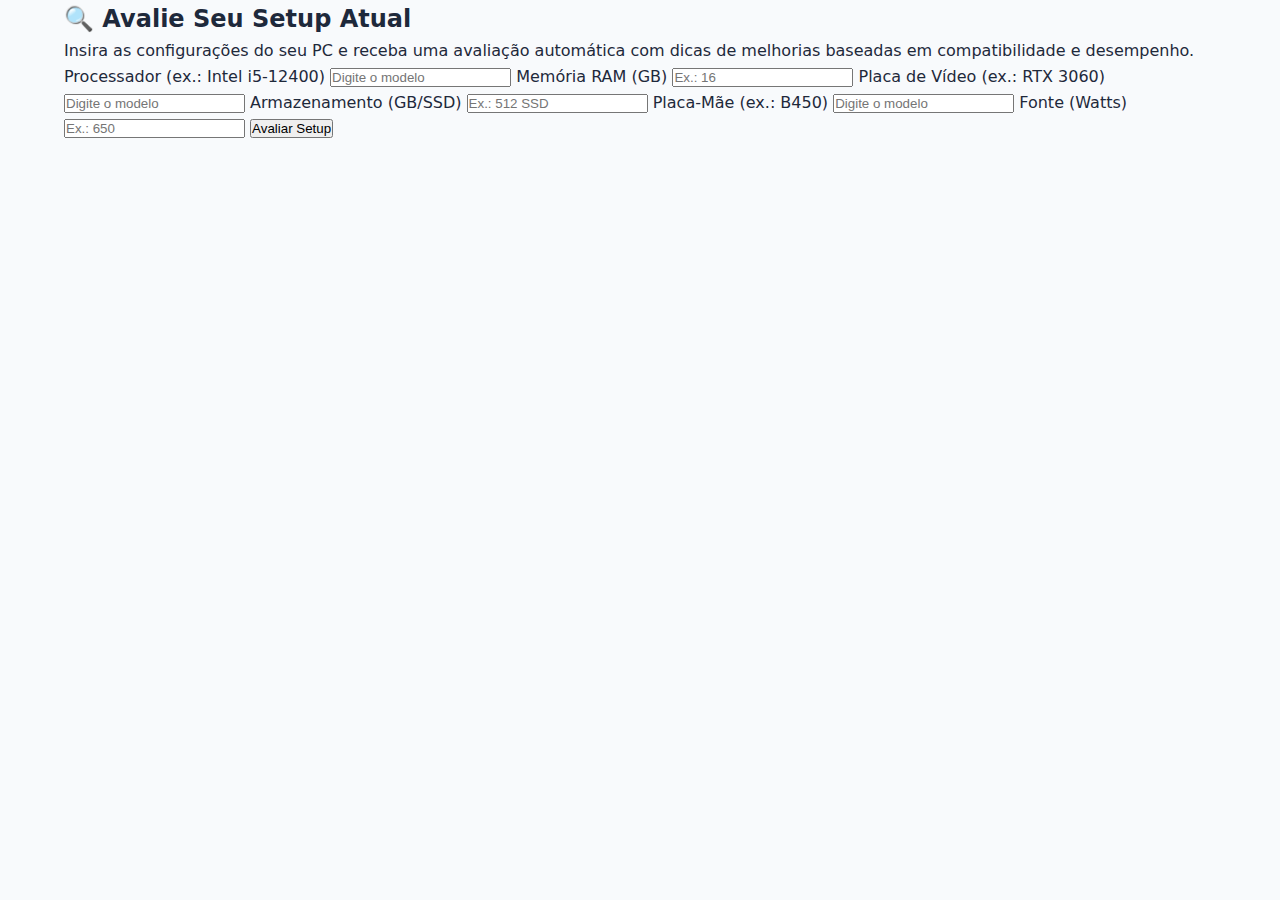
<file: index.html>
<!DOCTYPE html>
<html lang="pt-br">
<head>
    <meta charset="UTF-8">
    <meta name="viewport" content="width=device-width, initial-scale=1.0">
    <title>Pc Hub</title>
    <link rel="icon" type="image/x-icon" href="assets/jogos.png">
    <link rel="stylesheet" href="css/style.css">
</head>
<body>
     <section id="avaliar" class="section container">
        <h2 class="text-center mb-4">🔍 Avalie Seu Setup Atual</h2>
        <p class="text-center">Insira as configurações do seu PC e receba uma avaliação automática com dicas de melhorias baseadas em compatibilidade e desempenho.</p>
        <form id="setupForm" class="row g-3">
                <label for="cpu" class="form-label">Processador (ex.: Intel i5-12400)</label>
                <input type="text" class="form-control" id="cpu" placeholder="Digite o modelo" list="listaProcessador">
                <datalist id="listaProcessador"></datalist>

                <label for="ram" class="form-label">Memória RAM (GB)</label>
                <input type="number" class="form-control" id="ram" placeholder="Ex.: 16" list="listaMemoriaRam">
                <datalist id="listaMemoriaRam"></datalist>
            
                <label for="gpu" class="form-label">Placa de Vídeo (ex.: RTX 3060)</label>
                <input type="text" class="form-control" id="gpu" placeholder="Digite o modelo" list="listaGpu">
                <datalist id="listaGpu"></datalist>
            
                <label for="storage" class="form-label">Armazenamento (GB/SSD)</label>
                <input type="text" class="form-control" id="storage" placeholder="Ex.: 512 SSD" list="listaArmazenamento">
                <datalist id="listaArmazenamento"></datalist>
            
                <label for="motherboard" class="form-label">Placa-Mãe (ex.: B450)</label>
                <input type="text" class="form-control" id="motherboard" placeholder="Digite o modelo" list="listaPlacaMae">
                <datalist id="listaPlacaMae"></datalist>
            
                <label for="psu" class="form-label">Fonte (Watts)</label>
                <input type="number" class="form-control" id="psu" placeholder="Ex.: 650" list="listaFonte">
                <datalist id="listaFonte"></datalist>
            
                <button type="button" class="btn-custom" onclick="evaluateSetup()">Avaliar Setup</button>        
        </form>
        <div id="evaluationResult" class="evaluation-result"></div>
    </section>
</body>
<script src="js/script.js"></script>
</html>
</file>
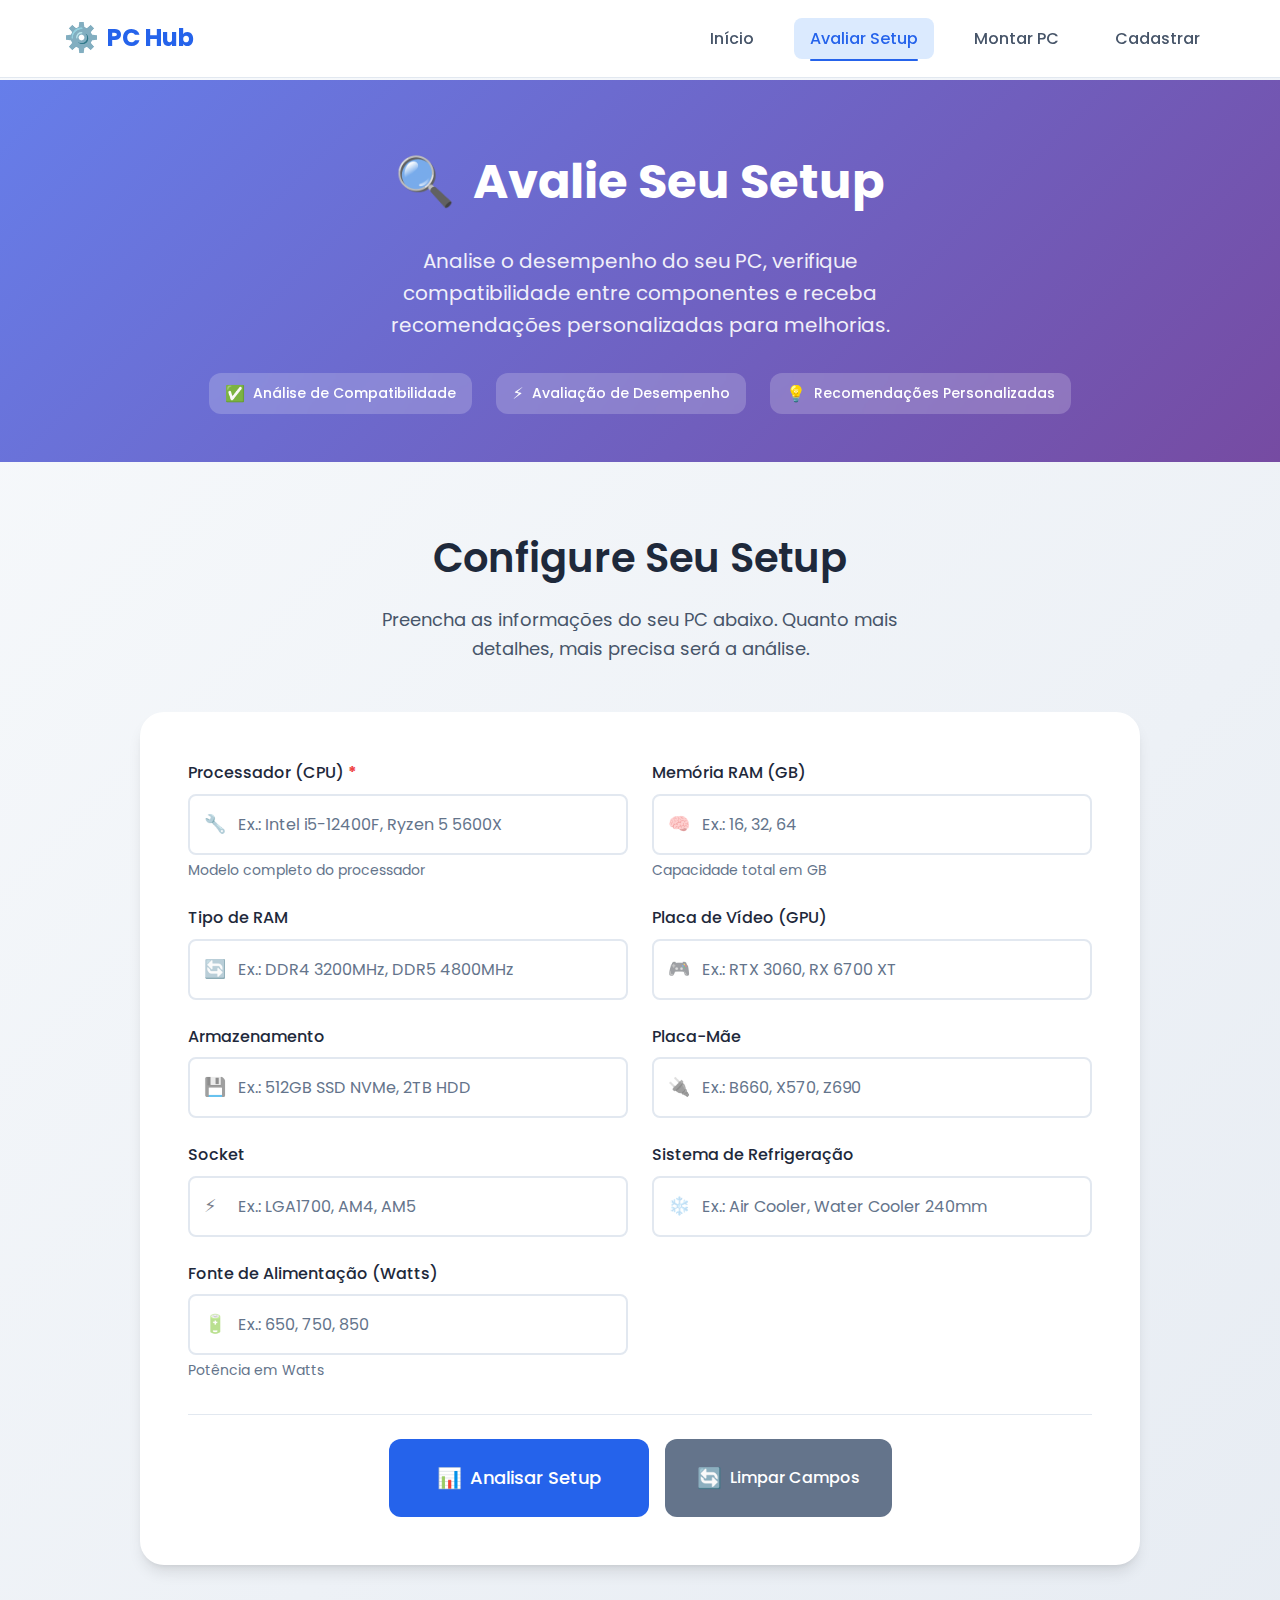
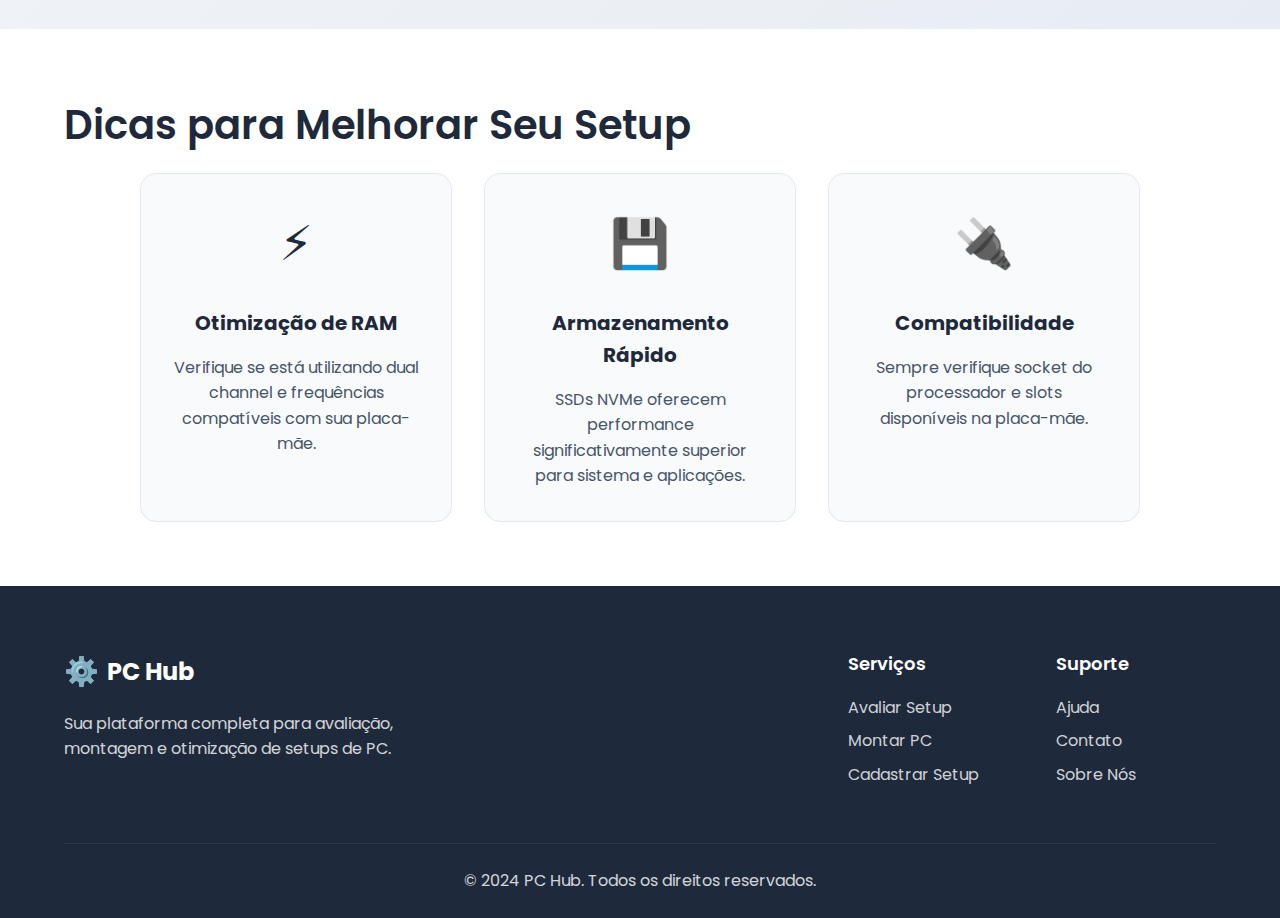
<file: avaliar.html>
<!DOCTYPE html>
<html lang="pt-br">
<head>
    <meta charset="UTF-8">
    <meta name="viewport" content="width=device-width, initial-scale=1.0">
    <meta name="description" content="Avalie seu setup de PC - Verifique compatibilidade, desempenho e receba recomendações personalizadas para melhorias.">
    <meta name="keywords" content="avaliar PC, compatibilidade hardware, desempenho computador, setup gamer, análise componentes PC">
    <title>Avaliar Setup - PC Hub | Análise Completa do Seu Computador</title>
    <link rel="icon" type="image/x-icon" href="assets/jogos.png">
    <link rel="stylesheet" href="css/avalie.css">
    <link href="https://fonts.googleapis.com/css2?family=Poppins:wght@300;400;500;600;700&display=swap" rel="stylesheet">
</head>
<body class="evaluation-page">
    <header role="banner">
        <nav class="navbar" aria-label="Navegação principal">
            <div class="container nav-container">
                <a href="index.html" class="nav-logo" aria-label="PC Hub - Página inicial">
                    <span class="logo-icon" aria-hidden="true">⚙️</span>
                    PC Hub
                </a>
                <div class="nav-links">
                    <a href="index.html" class="nav-link">Início</a>
                    <a href="avaliar.html" class="nav-link active" aria-current="page">Avaliar Setup</a>
                    <a href="montar.html" class="nav-link">Montar PC</a>
                    <a href="cadastrar.html" class="nav-link">Cadastrar</a>
                </div>
                <button class="nav-toggle" aria-expanded="false" aria-controls="nav-menu" aria-label="Menu principal">
                    <span class="hamburger" aria-hidden="true"></span>
                </button>
            </div>
        </nav>
    </header>

    <main class="main-content" role="main">
        <!-- Hero Section -->
        <section class="evaluation-hero" aria-labelledby="hero-title">
            <div class="container">
                <div class="hero-content text-center">
                    <h1 id="hero-title" class="hero-title">
                        <span class="hero-icon" aria-hidden="true">🔍</span>
                        Avalie Seu Setup
                    </h1>
                    <p class="hero-description">
                        Analise o desempenho do seu PC, verifique compatibilidade entre componentes e receba recomendações personalizadas para melhorias.
                    </p>
                    <div class="hero-features">
                        <div class="feature-tag">
                            <span class="feature-icon">✅</span>
                            Análise de Compatibilidade
                        </div>
                        <div class="feature-tag">
                            <span class="feature-icon">⚡</span>
                            Avaliação de Desempenho
                        </div>
                        <div class="feature-tag">
                            <span class="feature-icon">💡</span>
                            Recomendações Personalizadas
                        </div>
                    </div>
                </div>
            </div>
        </section>

        <!-- Formulário de Avaliação -->
        <section class="evaluation-section" aria-labelledby="evaluation-form-title">
            <div class="container">
                <div class="section-header">
                    <h2 id="evaluation-form-title" class="section-title">Configure Seu Setup</h2>
                    <p class="section-description">
                        Preencha as informações do seu PC abaixo. Quanto mais detalhes, mais precisa será a análise.
                    </p>
                </div>

                <form id="setupForm" class="evaluation-form" novalidate>
                    <div class="form-grid">
                        <!-- Processador -->
                        <div class="form-group">
                            <label for="cpu" class="form-label">
                                Processador (CPU)
                                <span class="required" aria-hidden="true">*</span>
                            </label>
                            <div class="input-wrapper">
                                <input type="text" class="form-control" id="cpu" 
                                       placeholder="Ex.: Intel i5-12400F, Ryzen 5 5600X" 
                                       aria-required="true" required
                                       list="listaProcessador">
                                <span class="input-icon">🔧</span>
                            </div>
                            <datalist id="listaProcessador">
                                <option value="Intel Core i3-12100">
                                <option value="Intel Core i5-12400">
                                <option value="Intel Core i7-12700K">
                                <option value="Intel Core i9-12900K">
                                <option value="AMD Ryzen 5 5600X">
                                <option value="AMD Ryzen 7 5800X">
                                <option value="AMD Ryzen 9 5900X">
                            </datalist>
                            <div class="form-hint">Modelo completo do processador</div>
                        </div>

                        <!-- Memória RAM -->
                        <div class="form-group">
                            <label for="ram" class="form-label">Memória RAM (GB)</label>
                            <div class="input-wrapper">
                                <input type="number" class="form-control" id="ram" 
                                       placeholder="Ex.: 16, 32, 64" 
                                       min="4" max="128" step="4"
                                       list="listaMemoriaRam">
                                <span class="input-icon">🧠</span>
                            </div>
                            <datalist id="listaMemoriaRam">
                                <option value="8">
                                <option value="16">
                                <option value="32">
                                <option value="64">
                                <option value="128">
                            </datalist>
                            <div class="form-hint">Capacidade total em GB</div>
                        </div>

                        <!-- Tipo de RAM -->
                        <div class="form-group">
                            <label for="memoriaTipo" class="form-label">Tipo de RAM</label>
                            <div class="input-wrapper">
                                <input type="text" class="form-control" id="memoriaTipo" 
                                       placeholder="Ex.: DDR4 3200MHz, DDR5 4800MHz"
                                       list="listaMemoriaTipo">
                                <span class="input-icon">🔄</span>
                            </div>
                            <datalist id="listaMemoriaTipo">
                                <option value="DDR4 2666MHz">
                                <option value="DDR4 3200MHz">
                                <option value="DDR5 4800MHz">
                                <option value="DDR5 5200MHz">
                            </datalist>
                        </div>

                        <!-- Placa de Vídeo -->
                        <div class="form-group">
                            <label for="gpu" class="form-label">Placa de Vídeo (GPU)</label>
                            <div class="input-wrapper">
                                <input type="text" class="form-control" id="gpu" 
                                       placeholder="Ex.: RTX 3060, RX 6700 XT"
                                       list="listaGpu">
                                <span class="input-icon">🎮</span>
                            </div>
                            <datalist id="listaGpu">
                                <option value="GTX 1650">
                                <option value="RTX 3050">
                                <option value="RTX 3060">
                                <option value="RTX 3070">
                                <option value="RTX 3080">
                                <option value="RX 6600">
                                <option value="RX 6700 XT">
                                <option value="RX 6800">
                            </datalist>
                        </div>

                        <!-- Armazenamento -->
                        <div class="form-group">
                            <label for="storage" class="form-label">Armazenamento</label>
                            <div class="input-wrapper">
                                <input type="text" class="form-control" id="storage" 
                                       placeholder="Ex.: 512GB SSD NVMe, 2TB HDD"
                                       list="listaArmazenamento">
                                <span class="input-icon">💾</span>
                            </div>
                            <datalist id="listaArmazenamento">
                                <option value="256GB SSD SATA">
                                <option value="512GB SSD NVMe">
                                <option value="1TB SSD NVMe">
                                <option value="2TB HDD">
                                <option value="4TB HDD">
                            </datalist>
                        </div>

                        <!-- Placa-Mãe -->
                        <div class="form-group">
                            <label for="placaMae" class="form-label">Placa-Mãe</label>
                            <div class="input-wrapper">
                                <input type="text" class="form-control" id="placaMae" 
                                       placeholder="Ex.: B660, X570, Z690"
                                       list="listaPlacaMae">
                                <span class="input-icon">🔌</span>
                            </div>
                            <datalist id="listaPlacaMae">
                                <option value="B660">
                                <option value="Z690">
                                <option value="B550">
                                <option value="X570">
                            </datalist>
                        </div>

                        <!-- Socket -->
                        <div class="form-group">
                            <label for="socket" class="form-label">Socket</label>
                            <div class="input-wrapper">
                                <input type="text" class="form-control" id="socket" 
                                       placeholder="Ex.: LGA1700, AM4, AM5"
                                       list="listaSocket">
                                <span class="input-icon">⚡</span>
                            </div>
                            <datalist id="listaSocket">
                                <option value="LGA1700">
                                <option value="LGA1200">
                                <option value="AM4">
                                <option value="AM5">
                            </datalist>
                        </div>

                        <!-- Cooler -->
                        <div class="form-group">
                            <label for="cooler" class="form-label">Sistema de Refrigeração</label>
                            <div class="input-wrapper">
                                <input type="text" class="form-control" id="cooler" 
                                       placeholder="Ex.: Air Cooler, Water Cooler 240mm"
                                       list="listaCooler">
                                <span class="input-icon">❄️</span>
                            </div>
                            <datalist id="listaCooler">
                                <option value="Stock Cooler">
                                <option value="Air Cooler">
                                <option value="Water Cooler 240mm">
                                <option value="Water Cooler 360mm">
                            </datalist>
                        </div>

                        <!-- Fonte -->
                        <div class="form-group">
                            <label for="psu" class="form-label">Fonte de Alimentação (Watts)</label>
                            <div class="input-wrapper">
                                <input type="number" class="form-control" id="psu" 
                                       placeholder="Ex.: 650, 750, 850" 
                                       min="400" max="1600" step="50"
                                       list="listaFonte">
                                <span class="input-icon">🔋</span>
                            </div>
                            <datalist id="listaFonte">
                                <option value="500">
                                <option value="650">
                                <option value="750">
                                <option value="850">
                                <option value="1000">
                            </datalist>
                            <div class="form-hint">Potência em Watts</div>
                        </div>
                    </div>

                    <div class="form-actions">
                        <button type="submit" class="btn btn-primary btn-large" id="evaluateBtn">
                            <span class="btn-icon" aria-hidden="true">📊</span>
                            Analisar Setup
                            <span class="loading-spinner" aria-hidden="true"></span>
                        </button>
                        <button type="reset" class="btn btn-secondary">
                            <span class="btn-icon" aria-hidden="true">🔄</span>
                            Limpar Campos
                        </button>
                    </div>
                </form>
            </div>
        </section>

        <!-- Resultados da Avaliação -->
        <section id="evaluationResults" class="results-section" aria-live="polite" hidden>
            <div class="container">
                <div class="results-header">
                    <h2 class="section-title">Resultado da Análise</h2>
                    <div class="results-actions">
                        <button class="btn btn-outline" id="exportBtn">
                            <span class="btn-icon">📥</span>
                            Exportar Relatório
                        </button>
                    </div>
                </div>

                <div id="evaluationResult" class="evaluation-result">
                    <!-- Conteúdo dinâmico será inserido via JavaScript -->
                </div>
            </div>
        </section>

        <!-- Seção de Dicas -->
        <section class="tips-section">
            <div class="container">
                <h2 class="section-title">Dicas para Melhorar Seu Setup</h2>
                <div class="tips-grid">
                    <div class="tip-card">
                        <div class="tip-icon">⚡</div>
                        <h3>Otimização de RAM</h3>
                        <p>Verifique se está utilizando dual channel e frequências compatíveis com sua placa-mãe.</p>
                    </div>
                    <div class="tip-card">
                        <div class="tip-icon">💾</div>
                        <h3>Armazenamento Rápido</h3>
                        <p>SSDs NVMe oferecem performance significativamente superior para sistema e aplicações.</p>
                    </div>
                    <div class="tip-card">
                        <div class="tip-icon">🔌</div>
                        <h3>Compatibilidade</h3>
                        <p>Sempre verifique socket do processador e slots disponíveis na placa-mãe.</p>
                    </div>
                </div>
            </div>
        </section>
    </main>

    <footer class="footer" role="contentinfo">
        <div class="container footer-container">
            <div class="footer-content">
                <div class="footer-brand">
                    <a href="index.html" class="footer-logo">
                        <span class="logo-icon" aria-hidden="true">⚙️</span>
                        PC Hub
                    </a>
                    <p class="footer-description">
                        Sua plataforma completa para avaliação, montagem e otimização de setups de PC.
                    </p>
                </div>
                <div class="footer-links">
                    <div class="footer-column">
                        <h4 class="footer-title">Serviços</h4>
                        <ul class="footer-list">
                            <li><a href="avaliar.html">Avaliar Setup</a></li>
                            <li><a href="montar.html">Montar PC</a></li>
                            <li><a href="cadastrar.html">Cadastrar Setup</a></li>
                        </ul>
                    </div>
                    <div class="footer-column">
                        <h4 class="footer-title">Suporte</h4>
                        <ul class="footer-list">
                            <li><a href="ajuda.html">Ajuda</a></li>
                            <li><a href="contato.html">Contato</a></li>
                            <li><a href="sobre.html">Sobre Nós</a></li>
                        </ul>
                    </div>
                </div>
            </div>
            <div class="footer-bottom">
                <p>&copy; 2024 PC Hub. Todos os direitos reservados.</p>
            </div>
        </div>
    </footer>

    <script src="js/evaluation.js"></script>
</body>
</html>
</file>
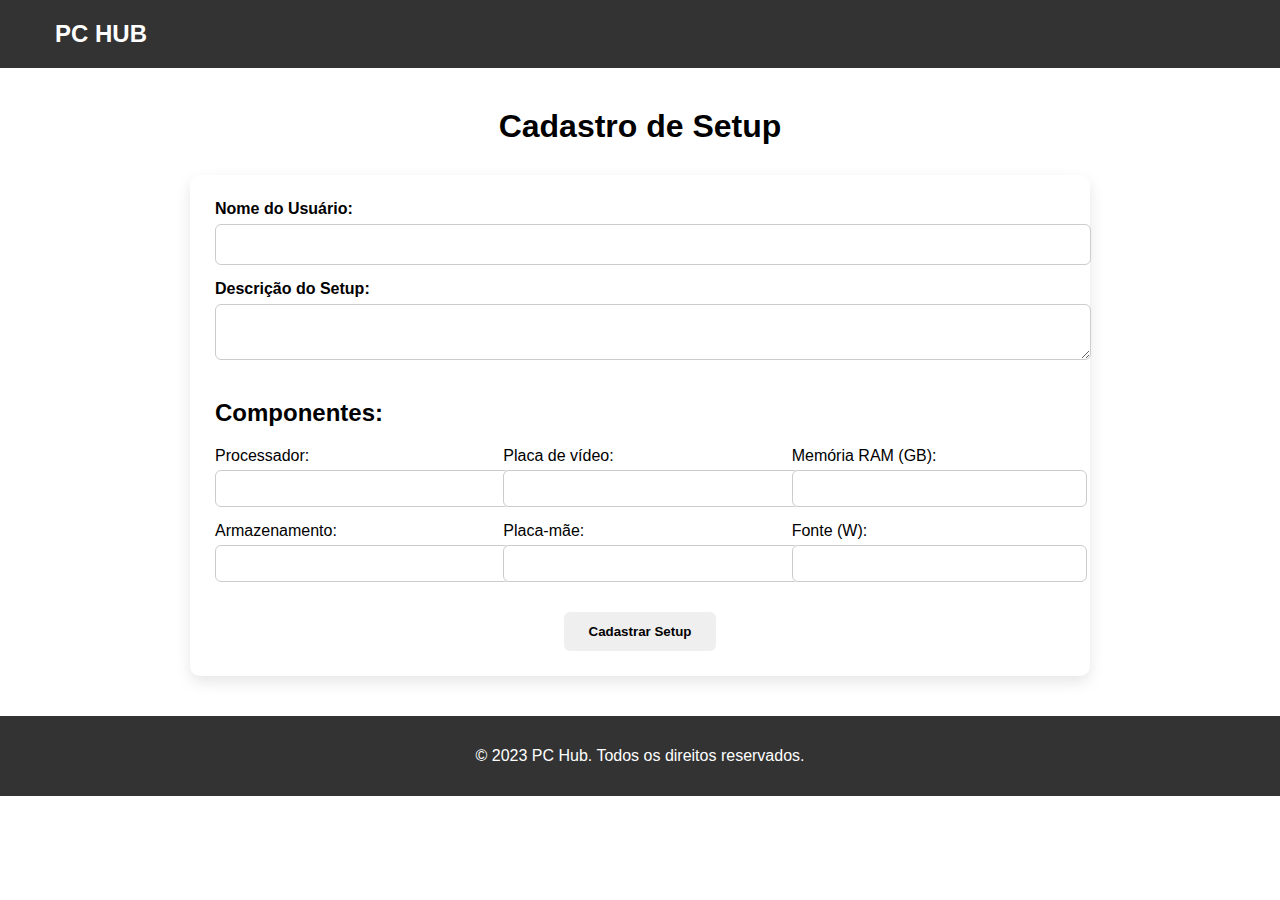
<file: cadastrar.html>
<!DOCTYPE html>
<html lang="pt-br">

<head>
    <meta charset="UTF-8">
    <meta name="viewport" content="width=device-width, initial-scale=1.0">
    <title>Cadastrar setup</title>
    <link rel="stylesheet" href="css/cadastrar.css">
    <script src="js/cadastrar.js" defer></script>
</head>

<body>
    <header>
        <nav class="navbar">
            <div class="container nav-container">
                <a href="index.html" class="nav-logo">PC Hub</a>
            </div>
        </nav>
    </header>

    <main>
        <h1>Cadastro de Setup</h1>
        <form id="cadastrarSetupForm">
            <div>
                <label for="nomeUsuario">Nome do Usuário:</label>
                <input type="text" id="nomeUsuario" name="nomeUsuario" required>
            </div>
            <div>
                <label for="descricaoSetup">Descrição do Setup:</label>
                <textarea id="descricaoSetup" name="descricaoSetup" required></textarea>
            </div>
            <h2>Componentes:</h2>
            <div class="componentes">
                <div>
                <label for="cpu">Processador:</label>
                <input list="listaProcessador" id="cpu" name="cpu" required>
                <datalist id="listaProcessador"></datalist>
            </div>

            <div>
                <label for="gpu">Placa de vídeo:</label>
                <input list="listaGpu" id="gpu" name="gpu" required>
                <datalist id="listaGpu"></datalist>
            </div>

            <div>
                <label for="ram">Memória RAM (GB):</label>
                <input list="listaMemoriaRam" id="ram" name="ram" required>
                <datalist id="listaMemoriaRam"></datalist>
            </div>

            <div>
                <label for="armazenamento">Armazenamento:</label>
                <input list="listaArmazenamento" id="armazenamento" name="armazenamento" required>
                <datalist id="listaArmazenamento"></datalist>
            </div>

            <div>
                <label for="placaMae">Placa-mãe:</label>
                <input list="listaPlacaMae" id="placaMae" name="placaMae" required>
                <datalist id="listaPlacaMae"></datalist>
            </div>

            <div>
                <label for="fonte">Fonte (W):</label>
                <input list="listaFonte" id="fonte" name="fonte" required>
                <datalist id="listaFonte"></datalist>
            </div>

            </div>
            

            <button type="submit">Cadastrar Setup</button>
        </form>
    </main>

    <footer>
        <p>&copy; 2023 PC Hub. Todos os direitos reservados.</p>
    </footer>
</body>

</html>
</file>
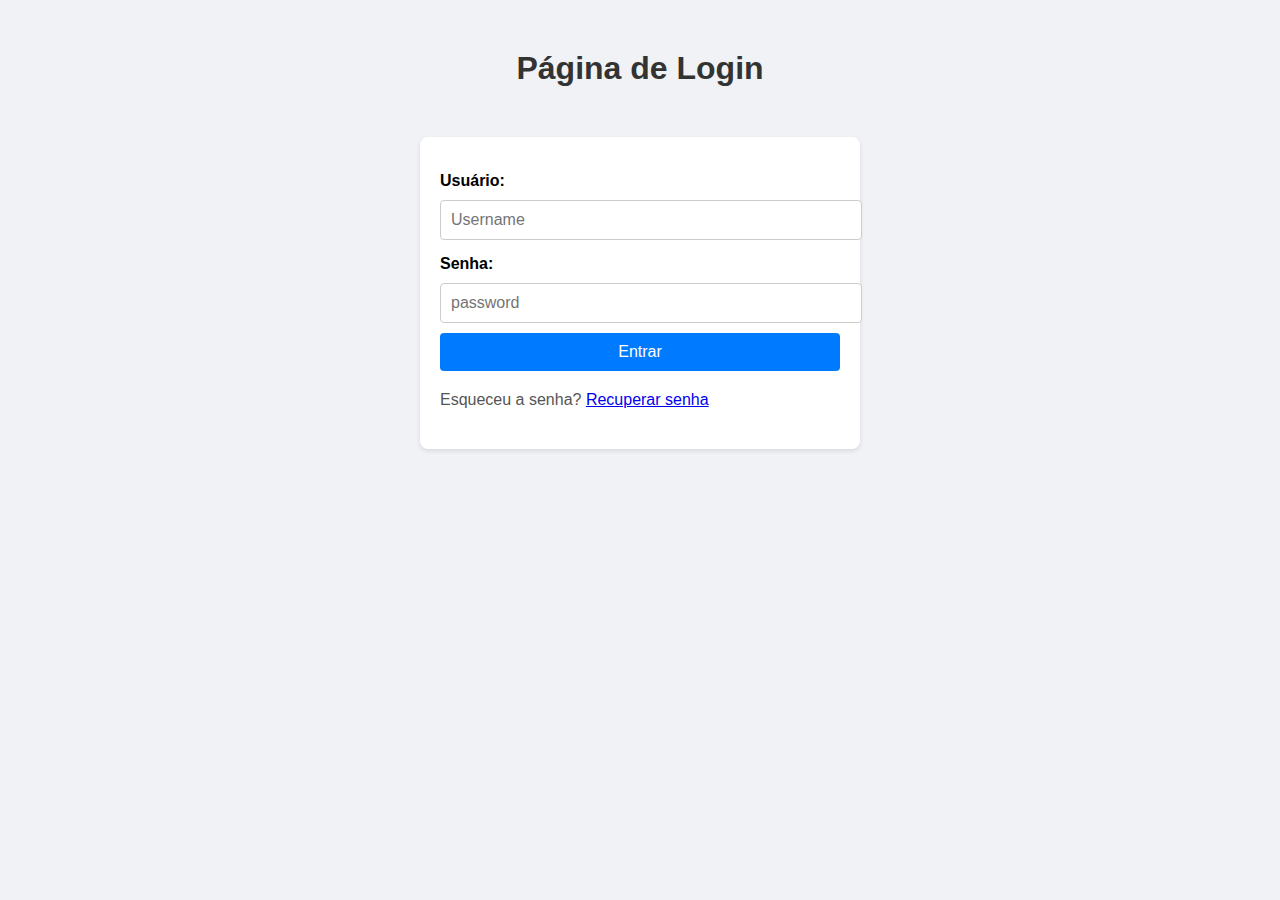
<file: login.html>
<!DOCTYPE html>
<html lang="pt-br">
<head>
    <meta charset="UTF-8">
    <meta name="viewport" content="width=device-width, initial-scale=1.0">
    <title>Login</title>
    <link rel="stylesheet" href="css/login.css">
    <script src="js/login.js" defer></script>
    <a href="login.html"></a>
</head>
<body>
    <h1>Página de Login</h1>
    <form id="LoginForm">
        <div>
            <label for="username">Usuário:</label>
            <input type="text" id="username" name="username" placeholder="Username">
        </div>
        <div>
            <label for="password">Senha:</label>
            <input type="password" id="password" name="password" placeholder="password">
        </div>
    <button type="button" onclick="logar()">Entrar</button>
        <p>Esqueceu a senha? <a href="recuperar_senha.html">Recuperar senha</a></p>
    </form>

</body>
</html>
</file>
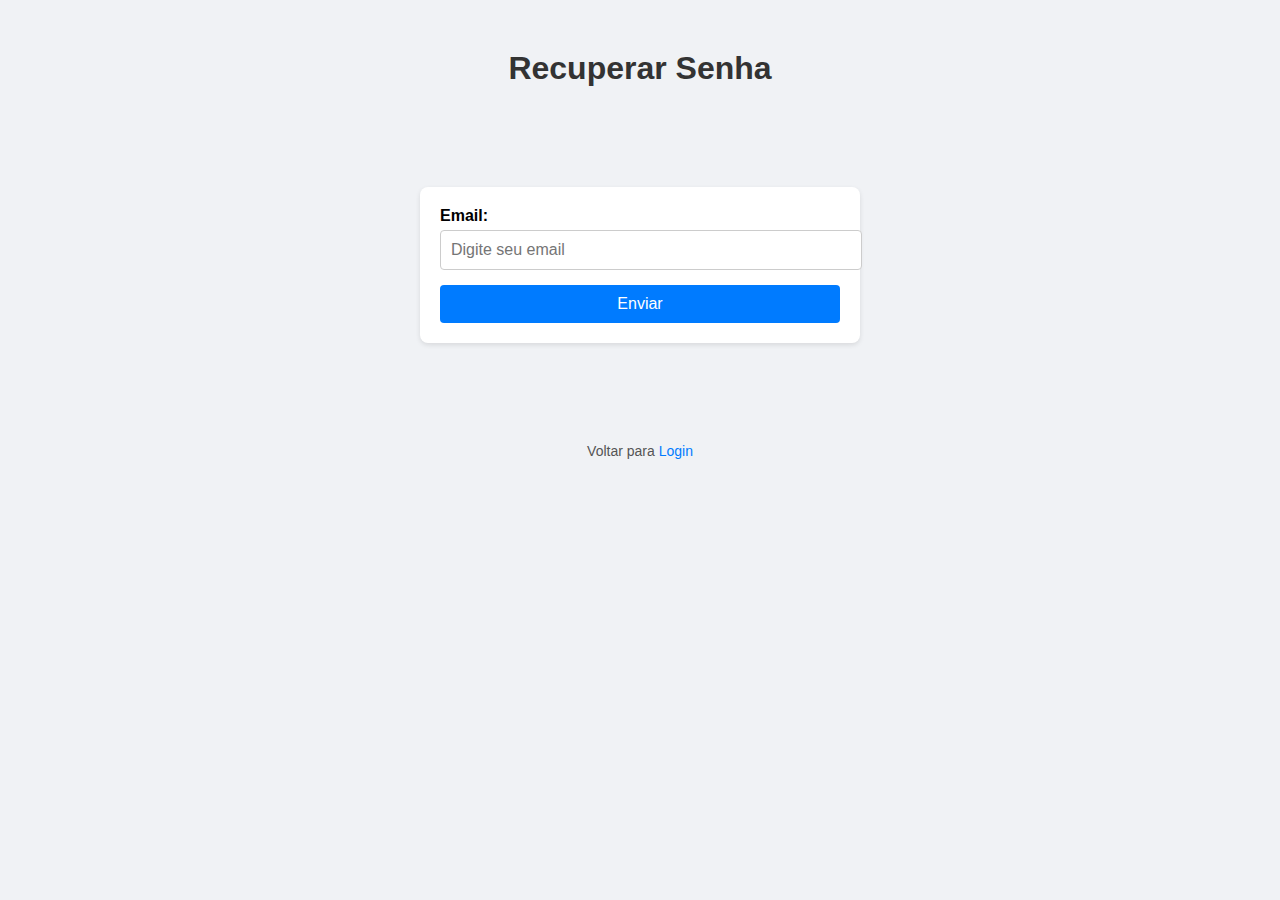
<file: recuperar_senha.html>
<!DOCTYPE html>
<html lang="pt-br">
<head>
    <meta charset="UTF-8">
    <meta name="viewport" content="width=device-width, initial-scale=1.0">
    <title>Recuperar Senha</title>
    <link rel="stylesheet" href="css/recuperar.css">
    <script src="js/recuperar.js" defer></script>
</head>
<body>
    <h1>Recuperar Senha</h1>
    <form id="RecuperarSenhaForm">
        <div>
            <label for="email">Email:</label>
            <input type="email" id="email" name="email" placeholder="Digite seu email">
        </div>
        <button type="submit">Enviar</button>
    </form>

     <!-- Etapa de código (inicialmente escondida) -->
        <div class="etapaCodigo" style="display:none;">
            <label for="codigo">Código de confirmação:</label>
            <input type="text" id="codigo" name="codigo" placeholder="Digite o código enviado">
            <button type="button" id="btnConfirmar">Confirmar Código</button>
        </div>
    </form>

    <p>Voltar para <a href="login.html">Login</a></p>
    
</body>
</html>
</file>
<file: css/style.css>
/* ===== VARIÁVEIS CSS ===== */
:root {
  /* Cores */
  --primary: #2563eb;
  --primary-hover: #1d4ed8;
  --primary-light: #dbeafe;
  --secondary: #10b981;
  --secondary-hover: #059669;
  --background: #f8fafc;
  --surface: #ffffff;
  --text-dark: #1e293b;
  --text-medium: #475569;
  --text-light: #64748b;
  --border: #e2e8f0;
  
  /* Gradientes */
  --gradient-primary: linear-gradient(135deg, #667eea 0%, #764ba2 100%);
  --gradient-hero: linear-gradient(135deg, #667eea 0%, #764ba2 100%);
  
  /* Tipografia */
  --font-family: 'Poppins', system-ui, -apple-system, sans-serif;
  --font-weight-light: 300;
  --font-weight-normal: 400;
  --font-weight-medium: 500;
  --font-weight-semibold: 600;
  --font-weight-bold: 700;
  
  /* Espaçamentos */
  --space-xs: 0.25rem;
  --space-sm: 0.5rem;
  --space-md: 1rem;
  --space-lg: 1.5rem;
  --space-xl: 2rem;
  --space-2xl: 3rem;
  --space-3xl: 4rem;
  
  /* Bordas */
  --radius-sm: 0.375rem;
  --radius-md: 0.5rem;
  --radius-lg: 0.75rem;
  --radius-xl: 1rem;
  --radius-2xl: 1.5rem;
  
  /* Sombras */
  --shadow-sm: 0 1px 2px 0 rgb(0 0 0 / 0.05);
  --shadow-md: 0 4px 6px -1px rgb(0 0 0 / 0.1), 0 2px 4px -2px rgb(0 0 0 / 0.1);
  --shadow-lg: 0 10px 15px -3px rgb(0 0 0 / 0.1), 0 4px 6px -4px rgb(0 0 0 / 0.1);
  --shadow-xl: 0 20px 25px -5px rgb(0 0 0 / 0.1), 0 8px 10px -6px rgb(0 0 0 / 0.1);
  
  /* Transições */
  --transition: all 0.2s ease-in-out;
  --transition-slow: all 0.3s ease-in-out;
}

/* ===== RESET E BASE ===== */
* {
  margin: 0;
  padding: 0;
  box-sizing: border-box;
}

html {
  scroll-behavior: smooth;
}

body {
  font-family: var(--font-family);
  font-weight: var(--font-weight-normal);
  line-height: 1.6;
  color: var(--text-dark);
  background-color: var(--background);
  min-height: 100vh;
  display: flex;
  flex-direction: column;
}

/* ===== LAYOUT ===== */
.container {
  max-width: 1200px;
  margin: 0 auto;
  padding: 0 var(--space-lg);
}

/* ===== NAVEGAÇÃO ===== */
.navbar {
  background: rgba(255, 255, 255, 0.95);
  backdrop-filter: blur(10px);
  border-bottom: 1px solid var(--border);
  position: fixed;
  top: 0;
  left: 0;
  right: 0;
  z-index: 1000;
  transition: var(--transition-slow);
}

.nav-container {
  display: flex;
  justify-content: space-between;
  align-items: center;
  padding: var(--space-md) var(--space-lg);
}

.nav-logo {
  font-size: 1.5rem;
  font-weight: var(--font-weight-bold);
  color: var(--primary);
  text-decoration: none;
  display: flex;
  align-items: center;
  gap: var(--space-sm);
  transition: var(--transition);
}

.nav-logo:hover {
  color: var(--primary-hover);
  transform: translateY(-1px);
}

.logo-icon {
  font-size: 1.75rem;
}

.nav-toggle {
  display: none;
  background: none;
  border: none;
  cursor: pointer;
  padding: var(--space-sm);
}

.hamburger {
  display: block;
  width: 24px;
  height: 2px;
  background: var(--text-dark);
  position: relative;
  transition: var(--transition);
}

.hamburger::before,
.hamburger::after {
  content: '';
  position: absolute;
  width: 24px;
  height: 2px;
  background: var(--text-dark);
  transition: var(--transition);
}

.hamburger::before {
  top: -6px;
}

.hamburger::after {
  top: 6px;
}

/* ===== HERO SECTION ===== */
.hero {
  background: var(--gradient-hero);
  color: white;
  padding: calc(var(--space-3xl) + 4rem) 0 var(--space-3xl);
  margin-top: 60px;
  position: relative;
  overflow: hidden;
}

.hero::before {
  content: '';
  position: absolute;
  top: 0;
  left: 0;
  right: 0;
  bottom: 0;
  background: url('assets/background-pattern.svg') center/cover;
  opacity: 0.1;
}

.hero-container {
  position: relative;
  z-index: 2;
}

.hero-content {
  text-align: center;
  max-width: 800px;
  margin: 0 auto;
}

.hero-title {
  font-size: clamp(2.5rem, 5vw, 4rem);
  font-weight: var(--font-weight-bold);
  line-height: 1.2;
  margin-bottom: var(--space-lg);
}

.highlight {
  color: #fbbf24;
  text-shadow: 0 2px 4px rgba(0, 0, 0, 0.3);
}

.hero-emoji {
  display: inline-block;
  animation: float 3s ease-in-out infinite;
}

.hero-description {
  font-size: 1.25rem;
  margin-bottom: var(--space-2xl);
  opacity: 0.9;
  max-width: 600px;
  margin-left: auto;
  margin-right: auto;
}

.hero-stats {
  display: flex;
  justify-content: center;
  gap: var(--space-2xl);
  flex-wrap: wrap;
}

.stat {
  text-align: center;
}

.stat-number {
  display: block;
  font-size: 2.5rem;
  font-weight: var(--font-weight-bold);
  color: #fbbf24;
  margin-bottom: var(--space-xs);
}

.stat-label {
  font-size: 0.875rem;
  opacity: 0.8;
  text-transform: uppercase;
  letter-spacing: 0.05em;
}

@keyframes float {
  0%, 100% { transform: translateY(0px); }
  50% { transform: translateY(-10px); }
}

/* ===== FEATURES SECTION ===== */
.features {
  padding: var(--space-3xl) 0;
  background: var(--surface);
}

.section-title {
  text-align: center;
  font-size: clamp(2rem, 4vw, 3rem);
  margin-bottom: var(--space-2xl);
  color: var(--text-dark);
}

.cards-container {
  display: grid;
  grid-template-columns: repeat(auto-fit, minmax(350px, 1fr));
  gap: var(--space-2xl);
  max-width: 1200px;
  margin: 0 auto;
}

.feature-card {
  background: var(--surface);
  border-radius: var(--radius-2xl);
  padding: var(--space-2xl);
  text-decoration: none;
  color: var(--text-dark);
  transition: var(--transition-slow);
  border: 1px solid var(--border);
  display: flex;
  flex-direction: column;
  height: 100%;
  position: relative;
  overflow: hidden;
}

.feature-card::before {
  content: '';
  position: absolute;
  top: 0;
  left: 0;
  right: 0;
  height: 4px;
  background: var(--gradient-primary);
  transform: scaleX(0);
  transition: var(--transition);
}

.feature-card:hover {
  transform: translateY(-8px);
  box-shadow: var(--shadow-xl);
  border-color: var(--primary);
}

.feature-card:hover::before {
  transform: scaleX(1);
}

.card-icon {
  width: 80px;
  height: 80px;
  margin-bottom: var(--space-lg);
  border-radius: var(--radius-lg);
  overflow: hidden;
  background: var(--primary-light);
  display: flex;
  align-items: center;
  justify-content: center;
}

.card-icon img {
  width: 100%;
  height: 100%;
  object-fit: cover;
  transition: var(--transition-slow);
}

.feature-card:hover .card-icon img {
  transform: scale(1.1);
}

.card-content {
  flex: 1;
  display: flex;
  flex-direction: column;
}

.card-title {
  font-size: 1.5rem;
  font-weight: var(--font-weight-semibold);
  margin-bottom: var(--space-md);
  color: var(--text-dark);
}

.card-description {
  color: var(--text-medium);
  margin-bottom: var(--space-lg);
  flex: 1;
  line-height: 1.7;
}

.card-cta {
  color: var(--primary);
  font-weight: var(--font-weight-medium);
  transition: var(--transition);
}

.feature-card:hover .card-cta {
  color: var(--primary-hover);
  transform: translateX(4px);
}

/* ===== CTA SECTION ===== */
.cta-section {
  background: var(--gradient-primary);
  color: white;
  padding: var(--space-3xl) 0;
  text-align: center;
}

.cta-title {
  font-size: clamp(2rem, 4vw, 3rem);
  margin-bottom: var(--space-lg);
  font-weight: var(--font-weight-bold);
}

.cta-description {
  font-size: 1.25rem;
  margin-bottom: var(--space-2xl);
  opacity: 0.9;
  max-width: 600px;
  margin-left: auto;
  margin-right: auto;
}

.cta-buttons {
  display: flex;
  gap: var(--space-md);
  justify-content: center;
  flex-wrap: wrap;
}

/* ===== BOTÕES ===== */
.btn {
  display: inline-flex;
  align-items: center;
  gap: var(--space-sm);
  padding: var(--space-md) var(--space-xl);
  border: none;
  border-radius: var(--radius-lg);
  font-size: 1rem;
  font-weight: var(--font-weight-medium);
  text-decoration: none;
  cursor: pointer;
  transition: var(--transition);
  position: relative;
  overflow: hidden;
}

.btn:focus {
  outline: 2px solid currentColor;
  outline-offset: 2px;
}

.btn-primary {
  background: white;
  color: var(--primary);
}

.btn-primary:hover {
  background: #f8fafc;
  transform: translateY(-2px);
  box-shadow: var(--shadow-lg);
}

.btn-secondary {
  background: transparent;
  color: white;
  border: 2px solid white;
}

.btn-secondary:hover {
  background: white;
  color: var(--primary);
  transform: translateY(-2px);
}

/* ===== FOOTER ===== */
.footer {
  background: var(--text-dark);
  color: white;
  margin-top: auto;
}

.footer-content {
  display: grid;
  grid-template-columns: 2fr 1fr;
  gap: var(--space-2xl);
  padding: var(--space-3xl) 0 var(--space-2xl);
}

.footer-brand {
  max-width: 400px;
}

.footer-logo {
  font-size: 1.5rem;
  font-weight: var(--font-weight-bold);
  color: white;
  text-decoration: none;
  display: flex;
  align-items: center;
  gap: var(--space-sm);
  margin-bottom: var(--space-md);
}

.footer-description {
  opacity: 0.8;
  line-height: 1.6;
}

.footer-links {
  display: grid;
  grid-template-columns: repeat(2, 1fr);
  gap: var(--space-2xl);
}

.footer-title {
  font-size: 1.125rem;
  font-weight: var(--font-weight-semibold);
  margin-bottom: var(--space-md);
  color: white;
}

.footer-list {
  list-style: none;
}

.footer-list li {
  margin-bottom: var(--space-sm);
}

.footer-list a {
  color: rgba(255, 255, 255, 0.8);
  text-decoration: none;
  transition: var(--transition);
}

.footer-list a:hover {
  color: white;
}

.footer-bottom {
  border-top: 1px solid rgba(255, 255, 255, 0.1);
  padding: var(--space-lg) 0;
  text-align: center;
  opacity: 0.8;
}

/* ===== UTILITÁRIOS ===== */
.visually-hidden {
  position: absolute;
  width: 1px;
  height: 1px;
  padding: 0;
  margin: -1px;
  overflow: hidden;
  clip: rect(0, 0, 0, 0);
  white-space: nowrap;
  border: 0;
}

/* ===== RESPONSIVIDADE ===== */
@media (max-width: 768px) {
  .container {
    padding: 0 var(--space-md);
  }
  
  .nav-toggle {
    display: block;
  }
  
  .hero {
    padding: calc(var(--space-2xl) + 4rem) 0 var(--space-2xl);
    margin-top: 60px;
  }
  
  .hero-stats {
    gap: var(--space-xl);
  }
  
  .stat-number {
    font-size: 2rem;
  }
  
  .cards-container {
    grid-template-columns: 1fr;
    gap: var(--space-xl);
  }
  
  .feature-card {
    padding: var(--space-xl);
  }
  
  .footer-content {
    grid-template-columns: 1fr;
    gap: var(--space-xl);
  }
  
  .footer-links {
    grid-template-columns: 1fr;
    gap: var(--space-xl);
  }
  
  .cta-buttons {
    flex-direction: column;
    align-items: center;
  }
  
  .btn {
    width: 100%;
    max-width: 300px;
    justify-content: center;
  }
}

@media (max-width: 480px) {
  .hero-title {
    font-size: 2rem;
  }
  
  .hero-description {
    font-size: 1.125rem;
  }
  
  .hero-stats {
    flex-direction: column;
    gap: var(--space-lg);
  }
  
  .feature-card {
    padding: var(--space-lg);
  }
  
  .card-icon {
    width: 60px;
    height: 60px;
  }
}

/* ===== ACESSIBILIDADE ===== */
@media (prefers-reduced-motion: reduce) {
  * {
    animation-duration: 0.01ms !important;
    animation-iteration-count: 1 !important;
    transition-duration: 0.01ms !important;
  }
  
  html {
    scroll-behavior: auto;
  }
}

/* ===== ESTADOS DE FOCUS ===== */
.focus-visible {
  outline: 2px solid var(--primary);
  outline-offset: 2px;
}
</file>
<file: css/avalie.css>
/* ===== VARIÁVEIS CSS ===== */
:root {
  /* Cores */
  --primary: #2563eb;
  --primary-hover: #1d4ed8;
  --primary-light: #dbeafe;
  --secondary: #10b981;
  --secondary-hover: #059669;
  --background: #f8fafc;
  --surface: #ffffff;
  --text-dark: #1e293b;
  --text-medium: #475569;
  --text-light: #64748b;
  --border: #e2e8f0;
  --border-focus: #3b82f6;
  --error: #ef4444;
  --warning: #f59e0b;
  --success: #10b981;
  
  /* Gradientes */
  --gradient-primary: linear-gradient(135deg, #667eea 0%, #764ba2 100%);
  --gradient-hero: linear-gradient(135deg, #667eea 0%, #764ba2 100%);
  
  /* Tipografia */
  --font-family: 'Poppins', system-ui, -apple-system, sans-serif;
  --font-weight-light: 300;
  --font-weight-normal: 400;
  --font-weight-medium: 500;
  --font-weight-semibold: 600;
  --font-weight-bold: 700;
  
  /* Espaçamentos */
  --space-xs: 0.25rem;
  --space-sm: 0.5rem;
  --space-md: 1rem;
  --space-lg: 1.5rem;
  --space-xl: 2rem;
  --space-2xl: 3rem;
  --space-3xl: 4rem;
  
  /* Bordas */
  --radius-sm: 0.375rem;
  --radius-md: 0.5rem;
  --radius-lg: 0.75rem;
  --radius-xl: 1rem;
  --radius-2xl: 1.5rem;
  
  /* Sombras */
  --shadow-sm: 0 1px 2px 0 rgb(0 0 0 / 0.05);
  --shadow-md: 0 4px 6px -1px rgb(0 0 0 / 0.1), 0 2px 4px -2px rgb(0 0 0 / 0.1);
  --shadow-lg: 0 10px 15px -3px rgb(0 0 0 / 0.1), 0 4px 6px -4px rgb(0 0 0 / 0.1);
  --shadow-xl: 0 20px 25px -5px rgb(0 0 0 / 0.1), 0 8px 10px -6px rgb(0 0 0 / 0.1);
  
  /* Transições */
  --transition: all 0.2s ease-in-out;
  --transition-slow: all 0.3s ease-in-out;
}

/* ===== RESET E BASE ===== */
* {
  margin: 0;
  padding: 0;
  box-sizing: border-box;
}

html {
  scroll-behavior: smooth;
}

body {
  font-family: var(--font-family);
  font-weight: var(--font-weight-normal);
  line-height: 1.6;
  color: var(--text-dark);
  background-color: var(--background);
  min-height: 100vh;
  display: flex;
  flex-direction: column;
}

/* ===== LAYOUT ===== */
.container {
  max-width: 1200px;
  margin: 0 auto;
  padding: 0 var(--space-lg);
}

.text-center {
  text-align: center;
}

/* ===== NAVEGAÇÃO ===== */
.navbar {
  background: rgba(255, 255, 255, 0.95);
  backdrop-filter: blur(10px);
  border-bottom: 1px solid var(--border);
  position: fixed;
  top: 0;
  left: 0;
  right: 0;
  z-index: 1000;
  transition: var(--transition-slow);
}

.nav-container {
  display: flex;
  justify-content: space-between;
  align-items: center;
  padding: var(--space-md) var(--space-lg);
}

.nav-logo {
  font-size: 1.5rem;
  font-weight: var(--font-weight-bold);
  color: var(--primary);
  text-decoration: none;
  display: flex;
  align-items: center;
  gap: var(--space-sm);
  transition: var(--transition);
}

.nav-logo:hover {
  color: var(--primary-hover);
  transform: translateY(-1px);
}

.logo-icon {
  font-size: 1.75rem;
}

.nav-links {
  display: flex;
  gap: var(--space-lg);
  align-items: center;
}

.nav-link {
  color: var(--text-medium);
  text-decoration: none;
  font-weight: var(--font-weight-medium);
  padding: var(--space-sm) var(--space-md);
  border-radius: var(--radius-md);
  transition: var(--transition);
  position: relative;
}

.nav-link:hover {
  color: var(--primary);
  background: var(--primary-light);
}

.nav-link.active {
  color: var(--primary);
  background: var(--primary-light);
}

.nav-link.active::after {
  content: '';
  position: absolute;
  bottom: -2px;
  left: var(--space-md);
  right: var(--space-md);
  height: 2px;
  background: var(--primary);
  border-radius: var(--radius-sm);
}

.nav-toggle {
  display: none;
  background: none;
  border: none;
  cursor: pointer;
  padding: var(--space-sm);
}

.hamburger {
  display: block;
  width: 24px;
  height: 2px;
  background: var(--text-dark);
  position: relative;
  transition: var(--transition);
}

.hamburger::before,
.hamburger::after {
  content: '';
  position: absolute;
  width: 24px;
  height: 2px;
  background: var(--text-dark);
  transition: var(--transition);
}

.hamburger::before {
  top: -6px;
}

.hamburger::after {
  top: 6px;
}

/* ===== PÁGINA DE AVALIAÇÃO ===== */
.evaluation-page {
  background: linear-gradient(135deg, #f8fafc 0%, #e2e8f0 100%);
  min-height: 100vh;
}

.main-content {
  flex: 1;
  padding-top: 80px;
}

/* Hero Section */
.evaluation-hero {
  background: var(--gradient-primary);
  color: white;
  padding: var(--space-3xl) 0 var(--space-2xl);
  text-align: center;
}

.evaluation-hero .hero-title {
  font-size: clamp(2rem, 4vw, 3rem);
  margin-bottom: var(--space-lg);
  font-weight: var(--font-weight-bold);
}

.hero-icon {
  display: inline-block;
  margin-right: var(--space-sm);
  animation: bounce 2s ease-in-out infinite;
}

.hero-description {
  font-size: 1.25rem;
  margin-bottom: var(--space-xl);
  opacity: 0.9;
  max-width: 600px;
  margin-left: auto;
  margin-right: auto;
}

.hero-features {
  display: flex;
  justify-content: center;
  gap: var(--space-lg);
  flex-wrap: wrap;
  margin-top: var(--space-xl);
}

.feature-tag {
  display: flex;
  align-items: center;
  gap: var(--space-sm);
  background: rgba(255, 255, 255, 0.2);
  padding: var(--space-sm) var(--space-md);
  border-radius: var(--radius-lg);
  backdrop-filter: blur(10px);
  font-size: 0.875rem;
  font-weight: var(--font-weight-medium);
}

.feature-icon {
  font-size: 1rem;
}

@keyframes bounce {
  0%, 20%, 50%, 80%, 100% { transform: translateY(0); }
  40% { transform: translateY(-5px); }
  60% { transform: translateY(-3px); }
}

/* Seção de Avaliação */
.evaluation-section {
  padding: var(--space-3xl) 0;
}

.section-header {
  text-align: center;
  margin-bottom: var(--space-2xl);
}

.section-title {
  font-size: clamp(1.75rem, 4vw, 2.5rem);
  font-weight: var(--font-weight-semibold);
  margin-bottom: var(--space-md);
  color: var(--text-dark);
}

.section-description {
  font-size: 1.125rem;
  color: var(--text-medium);
  max-width: 600px;
  margin: 0 auto;
}

/* Formulário */
.evaluation-form {
  background: var(--surface);
  border-radius: var(--radius-2xl);
  padding: var(--space-2xl);
  box-shadow: var(--shadow-lg);
  max-width: 1000px;
  margin: 0 auto;
}

.form-grid {
  display: grid;
  grid-template-columns: repeat(auto-fit, minmax(300px, 1fr));
  gap: var(--space-lg);
  margin-bottom: var(--space-xl);
}

.form-group {
  display: flex;
  flex-direction: column;
}

.form-label {
  font-weight: var(--font-weight-medium);
  color: var(--text-dark);
  margin-bottom: var(--space-sm);
  display: flex;
  align-items: center;
  gap: var(--space-xs);
}

.required {
  color: var(--error);
  font-weight: var(--font-weight-bold);
}

.input-wrapper {
  position: relative;
  display: flex;
  align-items: center;
}

.form-control {
  padding: var(--space-md) var(--space-md) var(--space-md) var(--space-2xl);
  border: 2px solid var(--border);
  border-radius: var(--radius-md);
  font-size: 1rem;
  transition: var(--transition);
  background: var(--surface);
  width: 100%;
  font-family: inherit;
}

.form-control:focus {
  outline: none;
  border-color: var(--border-focus);
  box-shadow: 0 0 0 3px rgb(59 130 246 / 0.1);
}

.form-control::placeholder {
  color: var(--text-light);
}

.form-control.error {
  border-color: var(--error);
}

.input-icon {
  position: absolute;
  left: var(--space-md);
  font-size: 1.125rem;
  opacity: 0.6;
  pointer-events: none;
}

.form-hint {
  font-size: 0.875rem;
  color: var(--text-light);
  margin-top: var(--space-xs);
}

.field-error {
  color: var(--error);
  font-size: 0.875rem;
  margin-top: var(--space-xs);
  font-weight: var(--font-weight-medium);
}

/* Botões */
.form-actions {
  display: flex;
  gap: var(--space-md);
  justify-content: center;
  flex-wrap: wrap;
  padding-top: var(--space-lg);
  border-top: 1px solid var(--border);
}

.btn {
  display: inline-flex;
  align-items: center;
  gap: var(--space-sm);
  padding: var(--space-md) var(--space-xl);
  border: none;
  border-radius: var(--radius-lg);
  font-size: 1rem;
  font-weight: var(--font-weight-medium);
  text-decoration: none;
  cursor: pointer;
  transition: var(--transition);
  position: relative;
  overflow: hidden;
  font-family: inherit;
}

.btn:focus {
  outline: 2px solid currentColor;
  outline-offset: 2px;
}

.btn:disabled {
  opacity: 0.6;
  cursor: not-allowed;
  transform: none !important;
}

.btn-primary {
  background: var(--primary);
  color: white;
}

.btn-primary:hover:not(:disabled) {
  background: var(--primary-hover);
  transform: translateY(-2px);
  box-shadow: var(--shadow-lg);
}

.btn-secondary {
  background: var(--text-light);
  color: white;
}

.btn-secondary:hover:not(:disabled) {
  background: var(--text-medium);
  transform: translateY(-2px);
}

.btn-outline {
  background: transparent;
  border: 2px solid var(--border);
  color: var(--text-medium);
}

.btn-outline:hover:not(:disabled) {
  border-color: var(--primary);
  color: var(--primary);
}

.btn-large {
  padding: var(--space-lg) var(--space-2xl);
  font-size: 1.125rem;
}

.btn-icon {
  font-size: 1.25rem;
}

.loading-spinner {
  width: 16px;
  height: 16px;
  border: 2px solid transparent;
  border-top: 2px solid currentColor;
  border-radius: 50%;
  animation: spin 1s linear infinite;
  display: none;
}

.btn.loading .loading-spinner {
  display: block;
}

@keyframes spin {
  0% { transform: rotate(0deg); }
  100% { transform: rotate(360deg); }
}

/* Seção de Resultados */
.results-section {
  padding: var(--space-3xl) 0;
  background: var(--background);
}

.results-header {
  display: flex;
  justify-content: space-between;
  align-items: center;
  margin-bottom: var(--space-2xl);
  flex-wrap: wrap;
  gap: var(--space-md);
}

.evaluation-result {
  background: var(--surface);
  border-radius: var(--radius-2xl);
  padding: var(--space-2xl);
  box-shadow: var(--shadow-lg);
  border-left: 4px solid var(--primary);
  opacity: 0;
  transform: translateY(20px);
  transition: var(--transition-slow);
}

.evaluation-result.show {
  opacity: 1;
  transform: translateY(0);
}

/* Componentes do Resultado */
.result-header {
  text-align: center;
  margin-bottom: var(--space-2xl);
  padding-bottom: var(--space-lg);
  border-bottom: 2px solid var(--border);
}

.result-score {
  font-size: 3rem;
  font-weight: var(--font-weight-bold);
  margin-bottom: var(--space-sm);
}

.result-score.excellent { color: var(--success); }
.result-score.good { color: #10b981; }
.result-score.warning { color: var(--warning); }
.result-score.critical { color: var(--error); }

.result-title {
  font-size: 1.5rem;
  color: var(--text-dark);
  margin-bottom: var(--space-sm);
}

.result-description {
  color: var(--text-medium);
  max-width: 600px;
  margin: 0 auto;
}

.result-grid {
  display: grid;
  grid-template-columns: repeat(auto-fit, minmax(250px, 1fr));
  gap: var(--space-lg);
  margin-bottom: var(--space-2xl);
}

.result-category {
  background: var(--background);
  padding: var(--space-lg);
  border-radius: var(--radius-lg);
  border-left: 4px solid var(--primary);
}

.category-header {
  display: flex;
  align-items: center;
  gap: var(--space-sm);
  margin-bottom: var(--space-md);
}

.category-icon {
  font-size: 1.5rem;
}

.category-title {
  font-size: 1.125rem;
  font-weight: var(--font-weight-semibold);
  color: var(--text-dark);
}

.category-status {
  display: inline-block;
  padding: var(--space-xs) var(--space-sm);
  border-radius: var(--radius-sm);
  font-size: 0.875rem;
  font-weight: var(--font-weight-medium);
  margin-left: auto;
  color: white;
}

.status-excellent { background: var(--success); }
.status-good { background: #10b981; }
.status-warning { background: var(--warning); }
.status-critical { background: var(--error); }

.recommendations {
  background: var(--primary-light);
  border-radius: var(--radius-lg);
  padding: var(--space-lg);
  margin-top: var(--space-xl);
}

.recommendations h4 {
  color: var(--primary);
  margin-bottom: var(--space-md);
  display: flex;
  align-items: center;
  gap: var(--space-sm);
}

.recommendations ul {
  list-style: none;
  padding-left: 0;
}

.recommendations li {
  padding: var(--space-sm) 0;
  border-bottom: 1px solid rgba(59, 130, 246, 0.2);
  display: flex;
  align-items: flex-start;
  gap: var(--space-sm);
}

.recommendations li:last-child {
  border-bottom: none;
}

.recommendations li::before {
  content: "💡";
  font-size: 0.875rem;
  margin-top: 2px;
}

.compatibility-issues {
  background: #fef2f2;
  border: 1px solid var(--error);
  border-radius: var(--radius-lg);
  padding: var(--space-lg);
  margin-top: var(--space-xl);
}

.compatibility-issues h4 {
  color: var(--error);
  margin-bottom: var(--space-md);
  display: flex;
  align-items: center;
  gap: var(--space-sm);
}

.compatibility-issues ul {
  list-style: none;
  padding-left: 0;
}

.compatibility-issues li {
  padding: var(--space-sm) 0;
  border-bottom: 1px solid rgba(239, 68, 68, 0.2);
  display: flex;
  align-items: flex-start;
  gap: var(--space-sm);
}

.compatibility-issues li:last-child {
  border-bottom: none;
}

.compatibility-issues li::before {
  content: "⚠️";
  font-size: 0.875rem;
  margin-top: 2px;
}

/* Seção de Dicas */
.tips-section {
  padding: var(--space-3xl) 0;
  background: var(--surface);
}

.tips-grid {
  display: grid;
  grid-template-columns: repeat(auto-fit, minmax(280px, 1fr));
  gap: var(--space-xl);
  max-width: 1000px;
  margin: 0 auto;
}

.tip-card {
  background: var(--background);
  padding: var(--space-xl);
  border-radius: var(--radius-xl);
  text-align: center;
  transition: var(--transition);
  border: 1px solid var(--border);
}

.tip-card:hover {
  transform: translateY(-5px);
  box-shadow: var(--shadow-lg);
}

.tip-icon {
  font-size: 3rem;
  margin-bottom: var(--space-lg);
}

.tip-card h3 {
  font-size: 1.25rem;
  margin-bottom: var(--space-md);
  color: var(--text-dark);
}

.tip-card p {
  color: var(--text-medium);
  line-height: 1.6;
}

/* ===== FOOTER ===== */
.footer {
  background: var(--text-dark);
  color: white;
  margin-top: auto;
}

.footer-content {
  display: grid;
  grid-template-columns: 2fr 1fr;
  gap: var(--space-2xl);
  padding: var(--space-3xl) 0 var(--space-2xl);
}

.footer-brand {
  max-width: 400px;
}

.footer-logo {
  font-size: 1.5rem;
  font-weight: var(--font-weight-bold);
  color: white;
  text-decoration: none;
  display: flex;
  align-items: center;
  gap: var(--space-sm);
  margin-bottom: var(--space-md);
}

.footer-description {
  opacity: 0.8;
  line-height: 1.6;
}

.footer-links {
  display: grid;
  grid-template-columns: repeat(2, 1fr);
  gap: var(--space-2xl);
}

.footer-title {
  font-size: 1.125rem;
  font-weight: var(--font-weight-semibold);
  margin-bottom: var(--space-md);
  color: white;
}

.footer-list {
  list-style: none;
}

.footer-list li {
  margin-bottom: var(--space-sm);
}

.footer-list a {
  color: rgba(255, 255, 255, 0.8);
  text-decoration: none;
  transition: var(--transition);
}

.footer-list a:hover {
  color: white;
}

.footer-bottom {
  border-top: 1px solid rgba(255, 255, 255, 0.1);
  padding: var(--space-lg) 0;
  text-align: center;
  opacity: 0.8;
}

/* ===== RESPONSIVIDADE ===== */
@media (max-width: 768px) {
  .container {
    padding: 0 var(--space-md);
  }
  
  .nav-links {
    display: none;
    position: absolute;
    top: 100%;
    left: 0;
    right: 0;
    background: var(--surface);
    flex-direction: column;
    padding: var(--space-lg);
    box-shadow: var(--shadow-lg);
    border-top: 1px solid var(--border);
  }
  
  .nav-links.show {
    display: flex;
  }
  
  .nav-toggle {
    display: block;
  }
  
  .evaluation-hero {
    padding: var(--space-2xl) 0 var(--space-xl);
  }
  
  .hero-features {
    flex-direction: column;
    align-items: center;
  }
  
  .feature-tag {
    width: 100%;
    max-width: 250px;
    justify-content: center;
  }
  
  .evaluation-form {
    padding: var(--space-xl);
    border-radius: var(--radius-xl);
  }
  
  .form-grid {
    grid-template-columns: 1fr;
    gap: var(--space-md);
  }
  
  .form-actions {
    flex-direction: column;
  }
  
  .btn {
    width: 100%;
    justify-content: center;
  }
  
  .results-header {
    flex-direction: column;
    align-items: stretch;
    text-align: center;
  }
  
  .footer-content {
    grid-template-columns: 1fr;
    gap: var(--space-xl);
  }
  
  .footer-links {
    grid-template-columns: 1fr;
    gap: var(--space-xl);
  }
}

@media (max-width: 480px) {
  .evaluation-form {
    padding: var(--space-lg);
    border-radius: var(--radius-lg);
  }
  
  .tip-card {
    padding: var(--space-lg);
  }
  
  .result-grid {
    grid-template-columns: 1fr;
  }
  
  .result-score {
    font-size: 2.5rem;
  }
}

/* ===== ACESSIBILIDADE ===== */
@media (prefers-reduced-motion: reduce) {
  * {
    animation-duration: 0.01ms !important;
    animation-iteration-count: 1 !important;
    transition-duration: 0.01ms !important;
  }
  
  html {
    scroll-behavior: auto;
  }
}

.visually-hidden {
  position: absolute;
  width: 1px;
  height: 1px;
  padding: 0;
  margin: -1px;
  overflow: hidden;
  clip: rect(0, 0, 0, 0);
  white-space: nowrap;
  border: 0;
}
</file>
<file: css/cadastrar.css>
body {
    font-family: Poppins, sans-serif;
    margin: 0;
    padding: 0;
    background-color: #f3ecec;
}
nav {
    background-color: #333;
    color: white;
    padding: 10px 0;
}
nav a {
    color: white;
    text-decoration: none;
    margin: 0 15px;
}
nav a:hover {
    text-decoration: underline;
}
.nav-container {
    display: flex;
    justify-content: space-between;
    align-items: center;
    max-width: 1200px;
    margin: 0 auto;
    padding: 0 20px;
}
.nav-logo {
    font-size: 24px;
    font-weight: bold;
    text-transform: uppercase;

}
.nav-menu {
    list-style: none;
    margin: 0;
    padding: 0;
    display: flex;
    gap: 15px;

}
body {
  background: var(--background);
  color: var(--text-dark);
}
h1, h2, h3, h4, h5, h6 {
  font-family: 'Segoe UI', Tahoma, Geneva, Verdana, sans-serif;
}
.text-center {
  text-align: center;
}
.mb-4 {
  margin-bottom: 1.5rem;
}
.container {
  max-width: 1200px;
  margin: 0 auto;
  padding: 0 20px;
}
header {
  background-color: #333;
  color: white;
  padding: 10px 0;
}
footer {
  background-color: #333;
  color: white;
  text-align: center;
  padding: 15px 0;
  margin-top: 40px;
}
main {
    max-width: 900px;
    margin: 40px auto;
    padding: 0 20px;
}

h1 {
    text-align: center;
    margin-bottom: 30px;
    font-size: 2rem;
    color: var(--primary);
}

form {
    background-color: var(--secondary);
    padding: 25px;
    border-radius: 10px;
    box-shadow: 0 6px 15px rgba(0,0,0,0.1);
}

form label {
    display: block;
    margin-bottom: 6px;
    font-weight: 600;
}

form input[type="text"],
form textarea,
form select {
    width: 100%;
    padding: 12px;
    margin-bottom: 15px;
    border: 1px solid #ccc;
    border-radius: 6px;
    transition: border 0.3s, box-shadow 0.3s;
}

form input[type="text"]:focus,
form textarea:focus,
form select:focus {
    border-color: var(--accent);
    box-shadow: 0 0 5px rgba(255,111,97,0.4);
    outline: none;
}

form button {
    display: block;
    margin: 0 auto;
    margin-top: 30px;
    padding: 12px 25px;
    border: none;
    border-radius: 6px;
    cursor: pointer;
    font-weight: 600;
    transition: background-color 0.3s;
}

form button:hover {
    background-color: #e55b50;
}
.componentes {
    margin-top: 20px;
    display: grid;
    grid-template-columns: repeat(auto-fill, minmax(250px, 1fr));
    gap: 15px;
}

.componentes label {
    margin-bottom: 5px;
    font-weight: 500;
}

.componentes input,
.componentes select {
    width: 100%;
    padding: 10px;
    border: 1px solid #ccc;
    border-radius: 6px;
}
.componentes input:focus,
.componentes select:focus {
    border-color: var(--accent);
    box-shadow: 0 0 5px rgba(255,111,97,0.4);
    outline: none;
}
</file>
<file: css/login.css>
body {
    background-color: #f0f2f5;
    font-family: Arial, sans-serif;
    margin: 0;
    padding: 0;

}
h1 {
    color: #333;
    text-align: center;
    margin-top: 50px;
}
a.card {
    display: block;
    width: 300px;
    margin: 20px auto;
    padding: 20px;
    background-color: #fff;
    border-radius: 8px;
    box-shadow: 0 2px 5px rgba(0, 0, 0, 0.1);
    text-decoration: none;
    color: #333;
    transition: box-shadow 0.3s ease;
}
a.card:hover {
    box-shadow: 0 4px 10px rgba(0, 0, 0, 0.2);
}
a.card img {
    width: 100%;
    border-radius: 8px;
}
a.card h3 {
    margin-top: 15px;
    margin-bottom: 10px;
}
a.card p {
    font-size: 14px;
    line-height: 1.5;
}
a.card button {
    display: block;
    width: 100%;
    padding: 10px;
    background-color: #007bff;
    color: #fff;
    border: none;
    border-radius: 4px;
    cursor: pointer;
    font-size: 16px;
    margin-top: 15px;
}
a.card button:hover {
    background-color: #0056b3;
}
form {
    max-width: 400px;
    margin: 50px auto;
    padding: 20px;
    background-color: #fff;
    border-radius: 8px;
    box-shadow: 0 2px 5px rgba(0, 0, 0, 0.1);
}
form input[type="text"],
form input[type="password"],
form button {
    width: 100%;
    padding: 10px;
    margin-top: 10px;
    border: 1px solid #ccc;
    border-radius: 4px;
    font-size: 16px;
}
form button {
    background-color: #007bff;
    color: #fff;
    border: none;
    cursor: pointer;
}
form button:hover {
    background-color: #0056b3;
}

p {
    color: #555;
    line-height: 1.6;
}
label {
    display: block;
    margin-top: 15px;
    font-weight: bold;
}
</file>
<file: css/recuperar.css>
body {
    background-color: #f0f2f5;
    font-family: Arial, sans-serif;
    margin: 0;
    padding: 0;
}
h1 {
    color: #333;
    text-align: center;
    margin-top: 50px;
}
form {
    max-width: 400px;
    margin: 100px auto;
    padding: 20px;
    background-color: #fff;
    border-radius: 8px;
    box-shadow: 0 2px 5px rgba(0, 0, 0, 0.1);
}
input[type="email"] {
    width: 100%;
    padding: 10px;
    margin-bottom: 15px;
    border: 1px solid #ccc;
    border-radius: 4px;
    font-size: 16px;
}
button {
    width: 100%;
    padding: 10px;
    background-color: #007bff;
    color: #fff;
    border: none;
    border-radius: 4px;
    cursor: pointer;
    font-size: 16px;
}
button:hover {
    background-color: #0056b3;
}
p {
    text-align: center;
    margin-top: 15px;
    font-size: 14px;
    color: #555;
}
p a {
    color: #007bff;
    text-decoration: none;
}
p a:hover {
    text-decoration: underline;
}
.etapaCodigo {
    display: none;
    margin-top: 20px;
}
label {
    display: block;
    margin-bottom: 5px;
    font-weight: bold;
}
input[type="text"] {
    width: 100%;
    padding: 10px;
    margin-bottom: 15px;
    border: 1px solid #ccc;
    border-radius: 4px;
    font-size: 16px;
}
p {
    text-align: center;
    margin-top: 15px;
    font-size: 14px;
    color: #555;
}

.success-message {
    color: green;
    margin-top: 10px;
    font-weight: bold;
}

.error-message {
    color: red;
    margin-top: 10px;
    font-weight: bold;
}

#etapaCodigo {
    margin-top: 15px;
}
</file>
